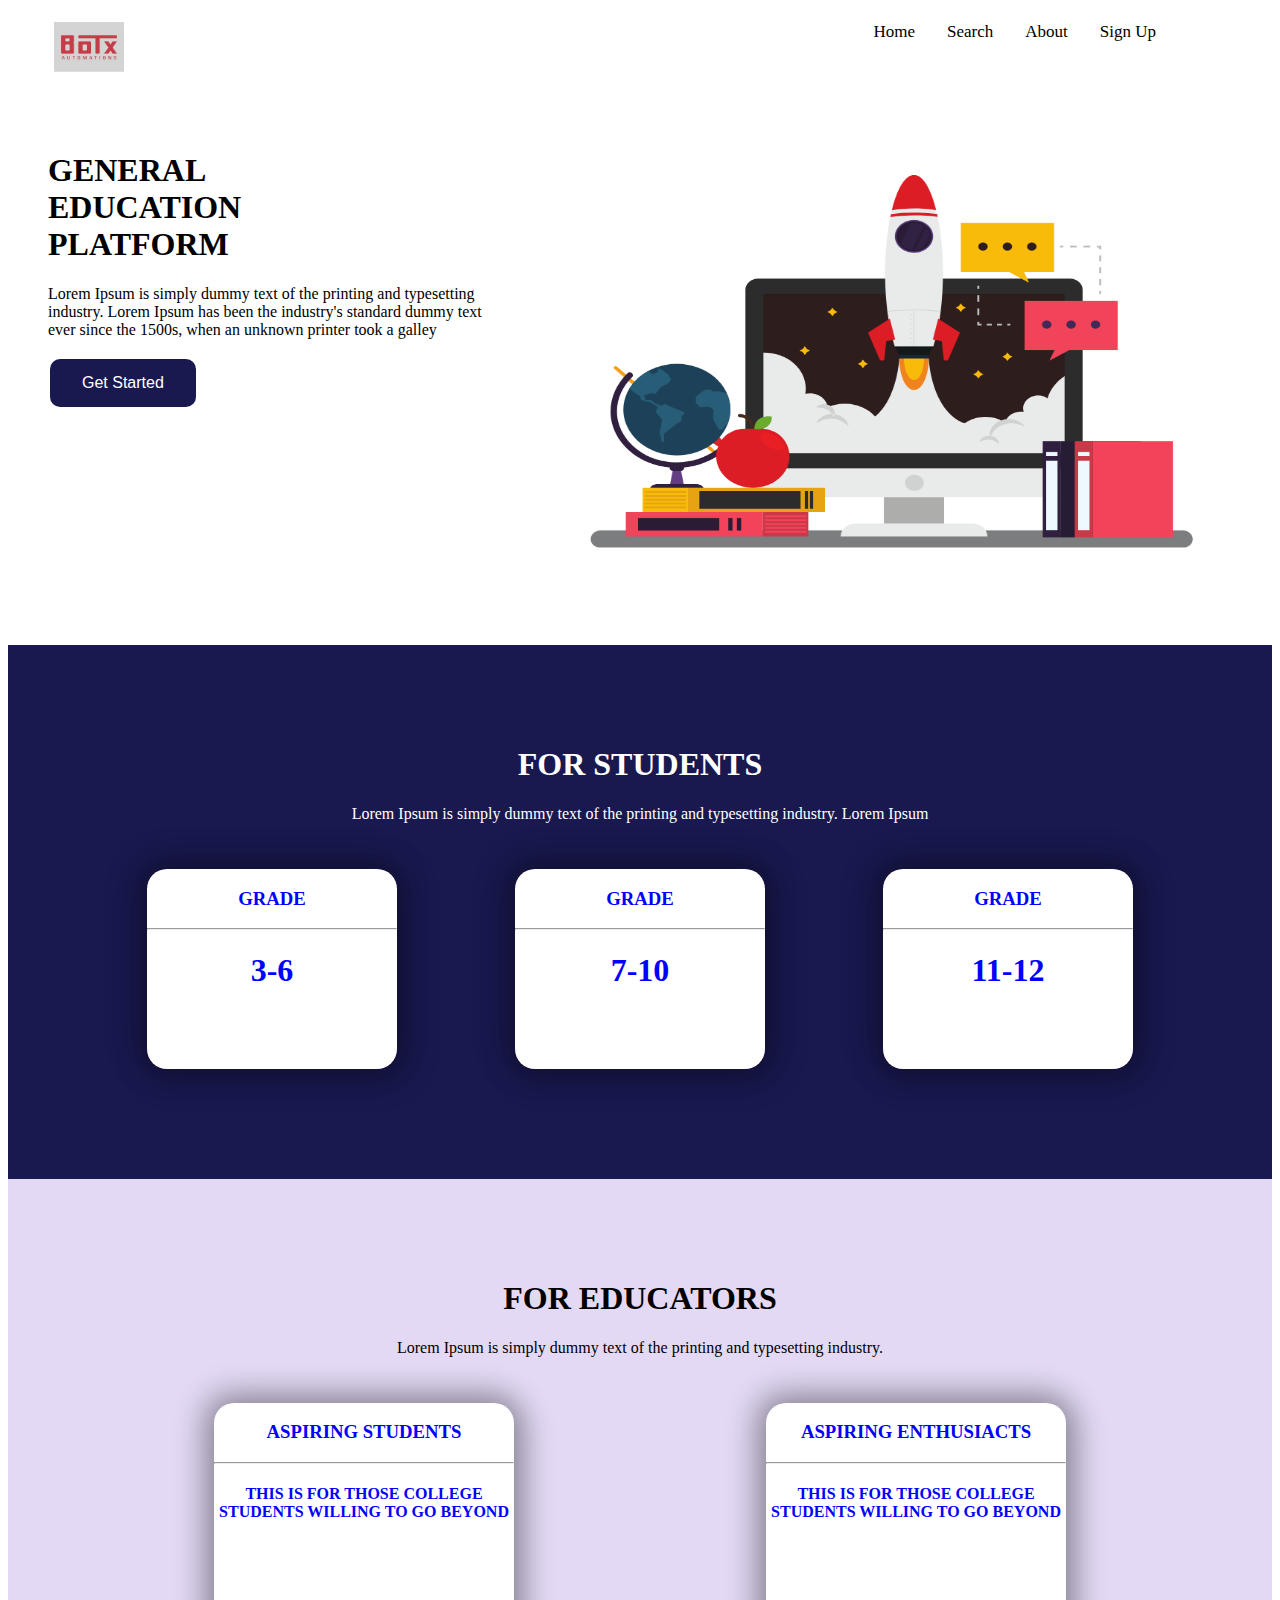
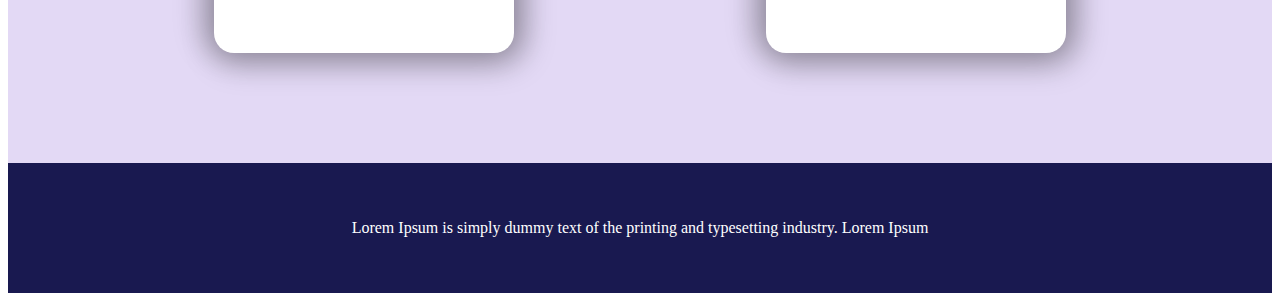
<file: index.html>
<!DOCTYPE html>
<html lang="en">

<head>
    <meta charset="UTF-8">
    <meta http-equiv="X-UA-Compatible" content="IE=edge">
    <meta name="viewport" content="width=device-width, initial-scale=1.0">
    <link rel="stylesheet" href="main.css">
    <title>BotxInternship</title>
</head>

<body>

    <!-- Top navigation -->
    <div class="topnav">

        <!-- Centered link -->
        <!-- <div class="topnav-centered">
            <a href="#home" class="active">Home</a>
        </div> -->

        <!-- Left-aligned links (default) -->
        <a href="#"><img src="logo.jpg" alt=""></a>
        <!-- <a href="#contact">SERVICES</a> -->

        <!-- Right-aligned links -->
        <div class="topnav-right">
            <a href="#home" class="active">Home</a>
            <a href="#search">Search</a>
            <a href="#about">About</a>
<!--             <a href="signup.html" onclick="window.open('signup.html', '_self');">Sign Up</a> -->
            <a href="https://github.com/Priyankabg/Task1/blob/master/signup.html"> Sign Up</a>
            
        </div>

    </div>

    <div class="container">

        <div class="header">
            <div id="lineLeft">
                <!-- .boxOne -->
                <!-- <div class="boxOne"> -->

                    <h1>GENERAL <br> EDUCATION <br> PLATFORM</h1>
                    <P>Lorem Ipsum is simply dummy text of the
                        printing and typesetting industry. Lorem
                        Ipsum has been the industry's standard
                        dummy text ever since the 1500s, when an
                        unknown printer took a galley</P>
                    <!-- <br> -->
                    <button class="button">Get Started</button>
                <!-- </div> --> 
            </div>
                <div id="image">
                    <img src="one.png" alt="Image here" >
                </div>
            <!-- </div> -->
            <div class="clear"></div>
        </div>
    </div>

    <div class="students">
        <h1>FOR STUDENTS</h1>
        <p>Lorem Ipsum is simply dummy text of the printing and typesetting industry. Lorem Ipsum </p>

        <!-- CARDS -->
        <div class="cards-list">

            <div class="card 1">
                <h3>GRADE</h3>
                <hr>
                <h1>3-6</h1>
                <div class="card_image">
                    <!-- <img src="https://i.redd.it/b3esnz5ra34y.jpg" />  -->
                </div>
                <!-- <div class="card_title title-white">
                    <p>Card Title</p>
                  </div> -->
            </div>

            <div class="card 2">
                <h3>GRADE</h3>
                <hr>
                <h1>7-10</h1>
                <div class="card_image">
                    <!-- <img src="https://cdn.blackmilkclothing.com/media/wysiwyg/Wallpapers/PhoneWallpapers_FloralCoral.jpg" /> -->
                </div>
                <!-- <div class="card_title title-white">
                    <p>Card Title</p>
                  </div> -->
            </div>

            <div class="card 3">
                <h3>GRADE</h3>
                <hr>
                <h1>11-12</h1>
                <div class="card_image">
                    <!-- <img src="https://media.giphy.com/media/10SvWCbt1ytWCc/giphy.gif" /> -->
                </div>
                <!-- <div class="card_title">
                    <p>Card Title</p>
                  </div> -->
            </div>


        </div>

    </div>
    <div class="educators">
        <h1>FOR EDUCATORS</h1>
        <p>Lorem Ipsum is simply dummy text of the printing and typesetting industry.</p>

        <div class="cards-list">

            <div class="cards">
                <h3>ASPIRING STUDENTS</h3>
                <hr>
                <h4>THIS IS FOR
                    THOSE COLLEGE STUDENTS
                    WILLING TO GO BEYOND</h4>
                <div class="card_image">
                    <!-- <img src="https://i.redd.it/b3esnz5ra34y.jpg" />  -->
                </div>
                <!-- <div class="card_title title-white">
                    <p>Card Title</p>
                  </div> -->
            </div>

            <div class="cards">
                <h3>ASPIRING ENTHUSIACTS</h3>
                <hr>
                <h4>THIS IS FOR

                    THOSE COLLEGE STUDENTS

                    WILLING TO GO BEYOND</h4>
                <div class="card_image">
                    <!-- <img src="https://cdn.blackmilkclothing.com/media/wysiwyg/Wallpapers/PhoneWallpapers_FloralCoral.jpg" /> -->
                </div>
                <!-- <div class="card_title title-white">
                    <p>Card Title</p>
                  </div> -->
            </div>

        </div>

    </div>

    <div class="footer">
        <p>Lorem Ipsum is simply dummy text of the printing and typesetting industry. Lorem Ipsum</p>
    </div>
    </div>
</body>

</html>
</file>
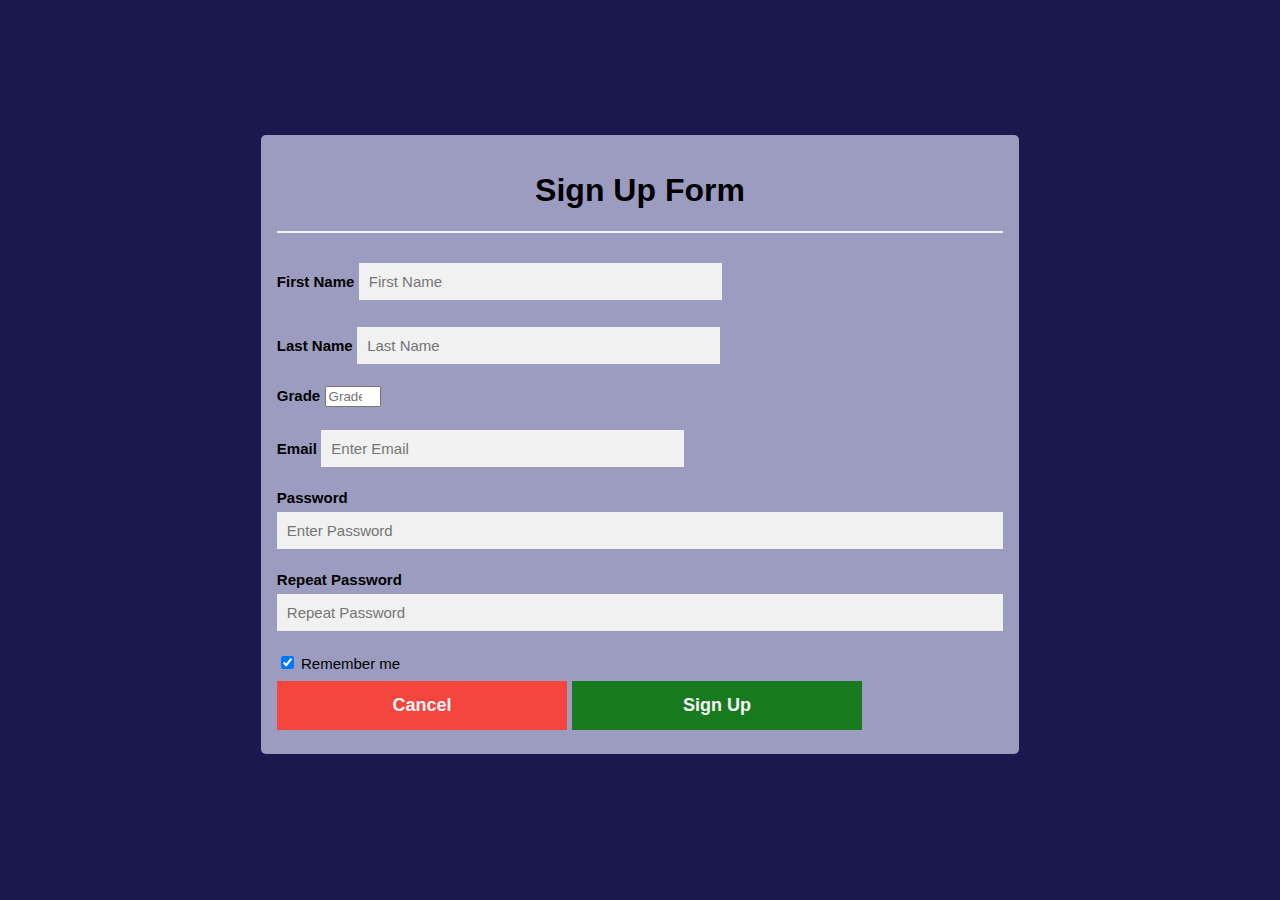
<file: signup.html>
<!DOCTYPE html>
<html lang="en">

<head>
    <meta charset="UTF-8">
    <meta http-equiv="X-UA-Compatible" content="IE=edge">
    <meta name="viewport" content="width=device-width, initial-scale=1.0">
    <link rel="stylesheet" href="signup.css">
    <title>signup</title>

</head>


    <body>
        <div class="form">

            <form>
                <div class="formContainer">
                    <h1 style="text-align: center;">Sign Up Form</h1>
                    <hr>

                    <label id="fname" for="Fname"><b>First Name</b></label>
                    <input type="text" placeholder="First Name" required>
                    <br>
                    <label id="fname" for="Lname"><b>Last Name</b></label>
                    <input type="text" placeholder="Last Name" required>
                    <br>
                    <label for="grade"><b>Grade</b></label>
                    <input type="number" placeholder="Grade" required min="3" max="12" required>
                    
                    <!-- <input type="number" name="quantity" min="1" max="5"> -->
                    <br>
                    <br>
                    <label for="email"><b>Email</b></label>
                    <input type="text" placeholder="Enter Email" name="email" required>
                    
                    <br>
                    <label for="password"><b>Password</b></label>
                    <input type="password" placeholder="Enter Password" name="password" required>
                    <br>
                    <label for="repeatPassword"><b>Repeat Password</b></label>
                    <input type="password" placeholder="Repeat Password" name="repeatPassword" required>
                    <label>
                        <input type="checkbox" checked="checked" name="remember"> Remember me
                    </label>
                            <div>
                                <button type="button" class="cancel">Cancel</button>
                                <button type="submit" class="signup">Sign Up</button>
                            </div>
                        </div>
                    </form>
                </div>
</body>

</html>
</file>
<file: main.css>
.body{
    text-align: center;
    margin: 0;
    padding: 0;
}

.container{
    margin: 0;
    /* border: 5px solid black; */
}

.students{
    background-color: rgb(25, 25, 80);
    text-align: center;
    color: white;
    padding: 80px;
    margin: 0;
}

.educators{
    text-align: center;
    padding: 80px;
    margin: 0;
    background-color: rgb(227, 217, 245);
}
.footer{
    background-color: rgb(25, 25, 80);
    text-align: center;
    color: white;
    padding: 40px;
    margin: 0;
}
/* .float-child {
    width: 50%;
    float: left;
    padding: 20px;
    border: 2px solid red;
}   */

.cards-list {
    z-index: 0;
    width: 100%;
    display: flex;
    justify-content: space-around;
    flex-wrap: wrap;
  }
  
  .card {
    margin: 30px auto;
    width: 250px;
    height: 200px;
    border-radius: 20px;
  box-shadow: 5px 5px 30px 7px rgba(0,0,0,0.25), -5px -5px 30px 7px rgba(0,0,0,0.22);
    cursor: pointer;
    transition: 0.4s;
    background-color: white;
    color: blue;
  }
  
  .card .card_image {
    width: inherit;
    height: inherit;
    border-radius: 40px;
  }
  
  .card .card_image img {
    width: inherit;
    height: inherit;
    border-radius: 40px;
    object-fit: cover;
  }
  
  .card .card_title {
    text-align: center;
    border-radius: 0px 0px 40px 40px;
    font-family: sans-serif;
    font-weight: bold;
    font-size: 30px;
    margin-top: -80px;
    height: 40px;
  }
  
  .card:hover {
    transform: scale(0.9, 0.9);
    box-shadow: 5px 5px 30px 15px rgba(0,0,0,0.25), 
      -5px -5px 30px 15px rgba(0,0,0,0.22);
  }
  
  .title-white {
      color: white;
    }
  
    .title-black {
        color: black;
    }
    
    @media all and (max-width: 500px) {
        .card-list {
            /* On small screens, we are no longer using row direction but column */
            flex-direction: column;
        }
    }
    
    .cards {
        margin: 30px auto;
        width: 300px;
        height: 250px;
        border-radius: 20px;
        box-shadow: 5px 5px 30px 7px rgba(0,0,0,0.25), -5px -5px 30px 7px rgba(0,0,0,0.22);
        cursor: pointer;
        transition: 0.4s;
        background-color: white;
        color: blue;
    }
    .cards:hover {
      transform: scale(0.9, 0.9);
      box-shadow: 5px 5px 30px 15px rgba(0,0,0,0.25), 
        -5px -5px 30px 15px rgba(0,0,0,0.22);
    }

    /* Add a black background color to the top navigation */
.topnav {
    position: relative;
    /* background-color: #333; */
    overflow: hidden;
    padding-right: 100px;
  }
  
  /* Style the links inside the navigation bar */
  .topnav a {
    float: left;
    /* color: #f2f2f2; */
    color: black;
    text-align: center;
    padding: 14px 16px;
    text-decoration: none;
    font-size: 17px;
  }
  
  /* Change the color of links on hover */
  .topnav a:hover {
    background-color: #ddd;
    color: black;
  }
  
  /* .topnav a.active {
    background-color: #04AA6D;
    color: white;
  } */
  
  .topnav-centered a {
    float: none;
    position: absolute;
    top: 50%;
    left: 50%;
    transform: translate(-50%, -50%);
  }
  
  .topnav-right {
    float: right;
  }
  
  /* Responsive navigation menu - display links on top of each other instead of next to each other (for mobile devices) */
  @media screen and (max-width: 600px) {
    .topnav a, .topnav-right {
      float: none;
      display: block;
    }
  
    .topnav-centered a {
      position: relative;
      top: 0;
      left: 0;
      transform: none;
    }
  }
  .header {
    /* width: 1000px; */
    min-height: 1px;
    /* background: red; */
    padding: 20px;
}

#lineLeft, #lineRight {
    float: left;
    width: 450px;
    padding: 20px;
    /* background: grey; */
}

#lineLeft {
    margin-right: 10px;
}

#boxOne, #image {
    background: white;
    width: 100%;
    min-height: 1px;
    margin-bottom: 10px;
}

#lineLeft div, #lineRight div {
    margin-bottom: 10px;
}

.clear {
    clear: both;
}

.button {
    background-color: rgb(25, 25, 80);
    border: none;
    color: white;
    padding: 15px 32px;
    text-align: center;
    text-decoration: none;
    display: inline-block;
    font-size: 16px;
    margin: 4px 2px;
    cursor: pointer;
    border-radius: 10px;
}

.button:hover {
    border-radius: 10px;
      background-color: rgb(0, 191, 255);
      color: black;
    box-shadow: 0 12px 16px 0 rgba(0,0,0,0.24),0 17px 50px 0 rgba(0,0,0,0.19);
  }

  img{
      width: 700px;
      height: 500px;
      /* float: right; */
      margin-right: 10px;
  }
  .topnav img{
      height: 50px;
      width: 70px;
      margin-left: 10px;
      padding-left: 20px;
  }

  #image{
      text-align: right;
  }
</file>
<file: signup.css>
* {
    box-sizing: border-box
}

body {
    font-family: 'Segoe UI', Tahoma, Geneva, Verdana, sans-serif;
    /* text-align: center; */
    background-color: rgb(25, 25, 80);
}

.form{
    border-radius: 5px;
    width: 60%;
    margin: auto;
    background-color: rgb(212, 212, 240, 0.7);
    margin-top: 15vh;
}

input[type=text],
input[type=password] {
    width: 100%;
    font-size: 15px;
    padding: 10px;
    margin: 5px 0 22px 0;
    display: inline-block;
    border: none;
    background: #f1f1f1;
}

#fname input[type=password],input[type=text] {
    width: 50%;
}
label {
    font-size: 15px;
}

input[type=text]:focus,
input[type=password]:focus {
    background-color: #ddd;
    outline: none;
}

hr {
    border: 1px solid #f1f1f1;
    margin-bottom: 25px;
}

button {
    font-size: 18px;
    font-weight: bold;
    background-color: rgb(10, 119, 13);
    color: white;
    padding: 14px 20px;
    margin: 8px 0;
    border: none;
    cursor: pointer;
    width: 40%;
    opacity: 0.9;
}

button:hover {
    opacity: 1;
}

.cancel {
    padding: 14px 20px;
    background-color: #ff3d2f;
}

.formContainer {
    padding: 16px;
}

.formContainer p {
    font-size: 28px;
}
</file>
